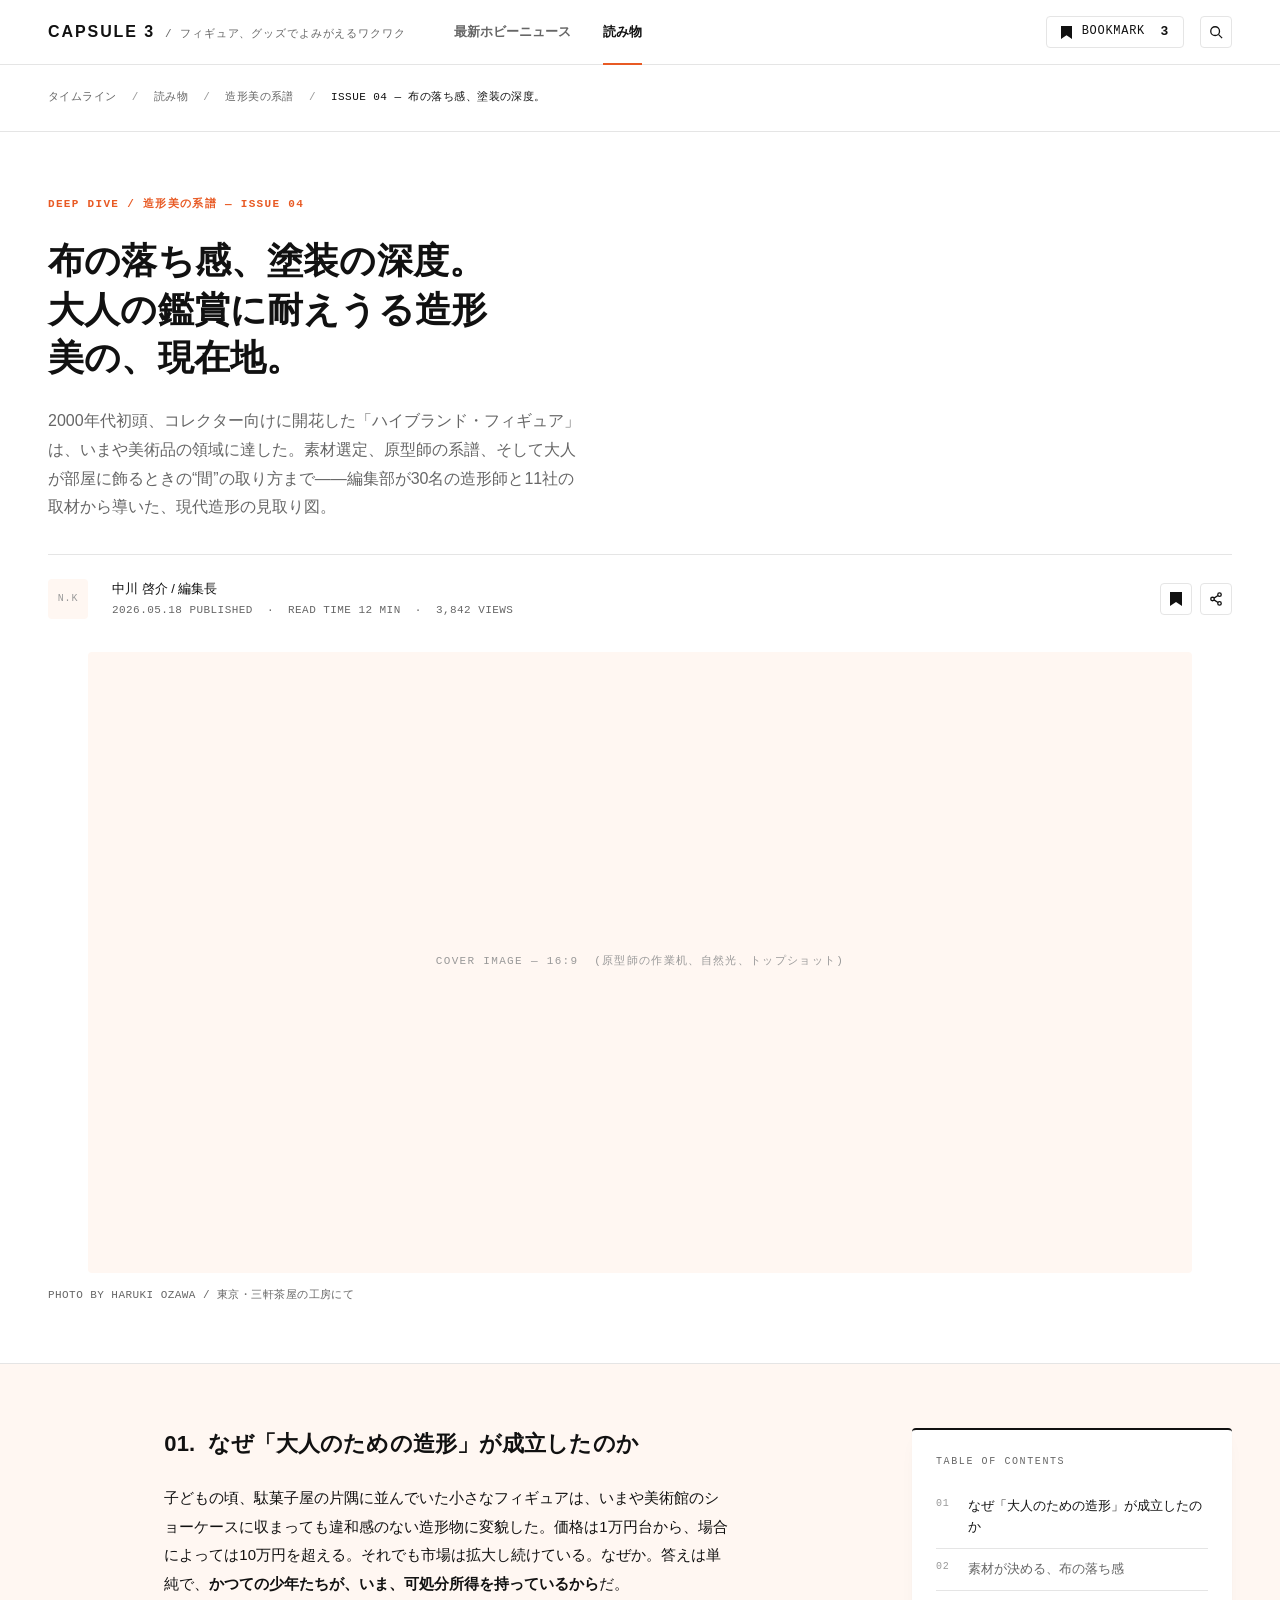
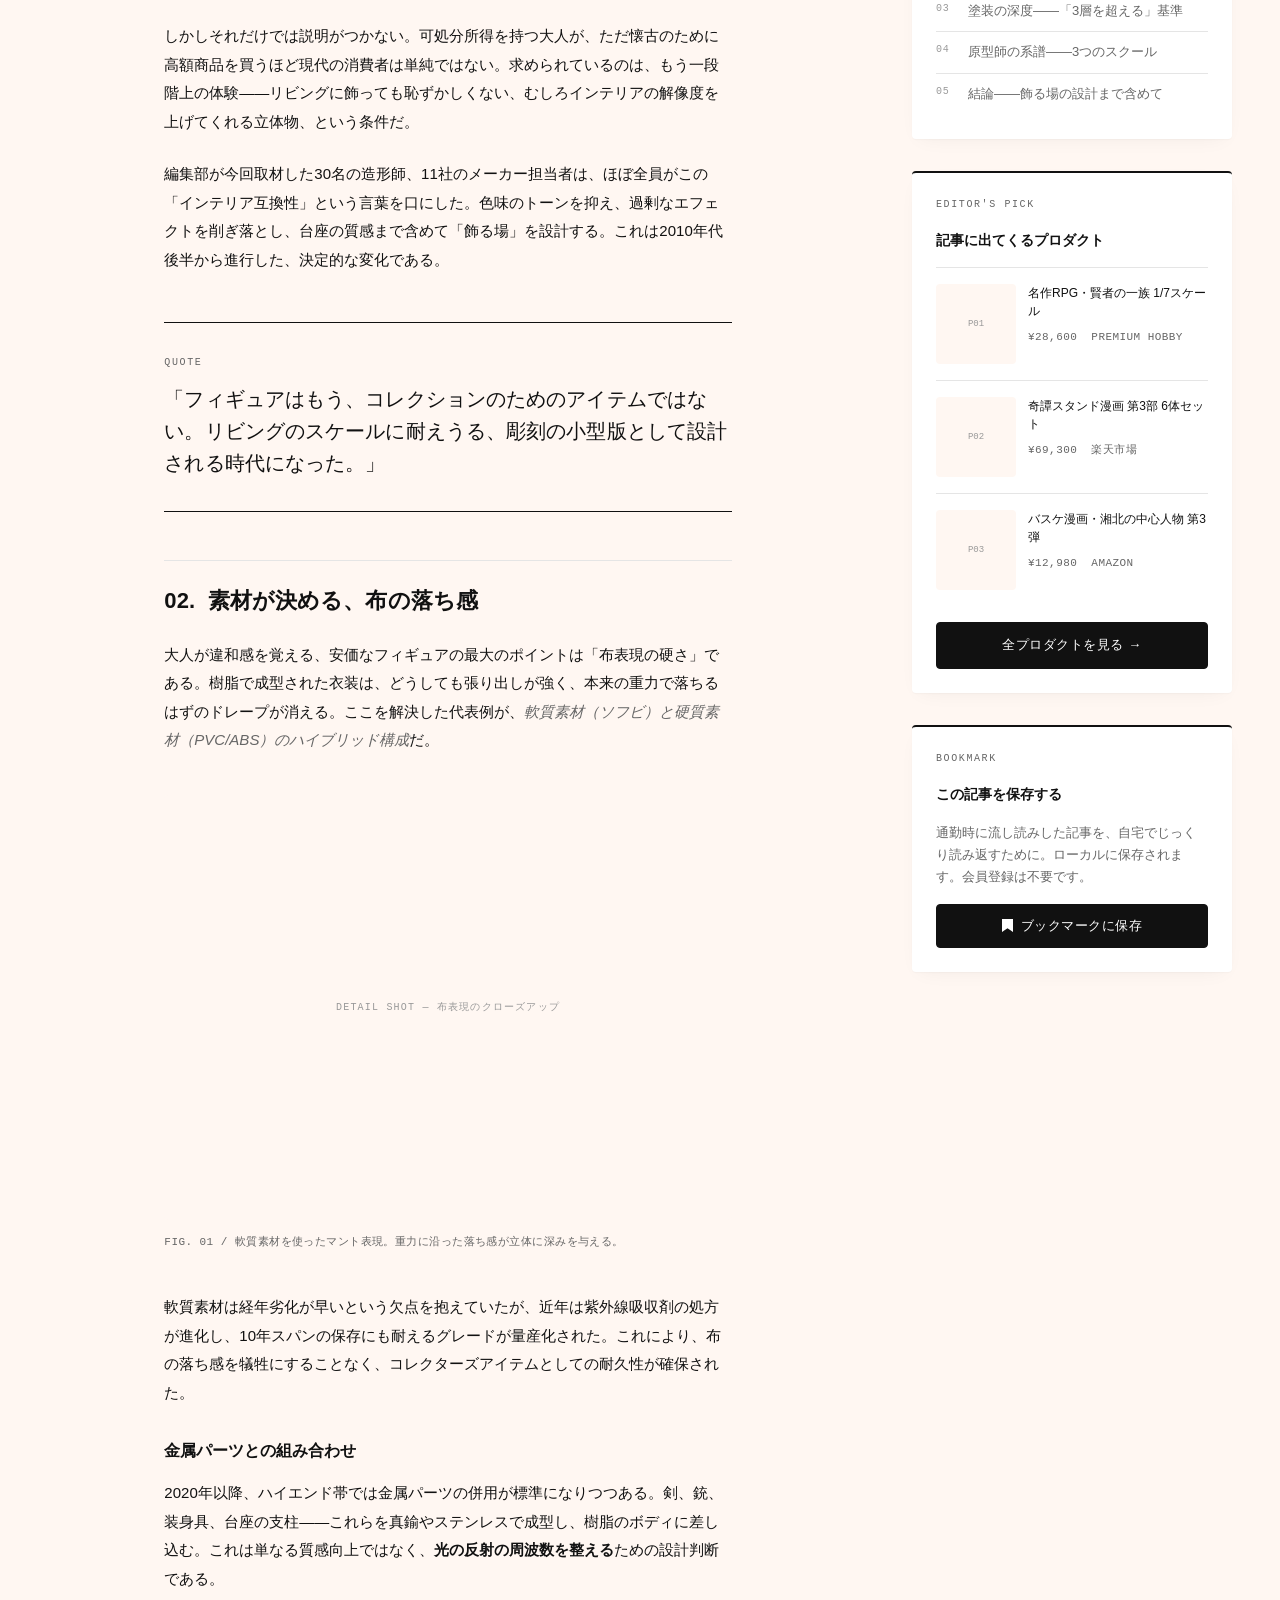
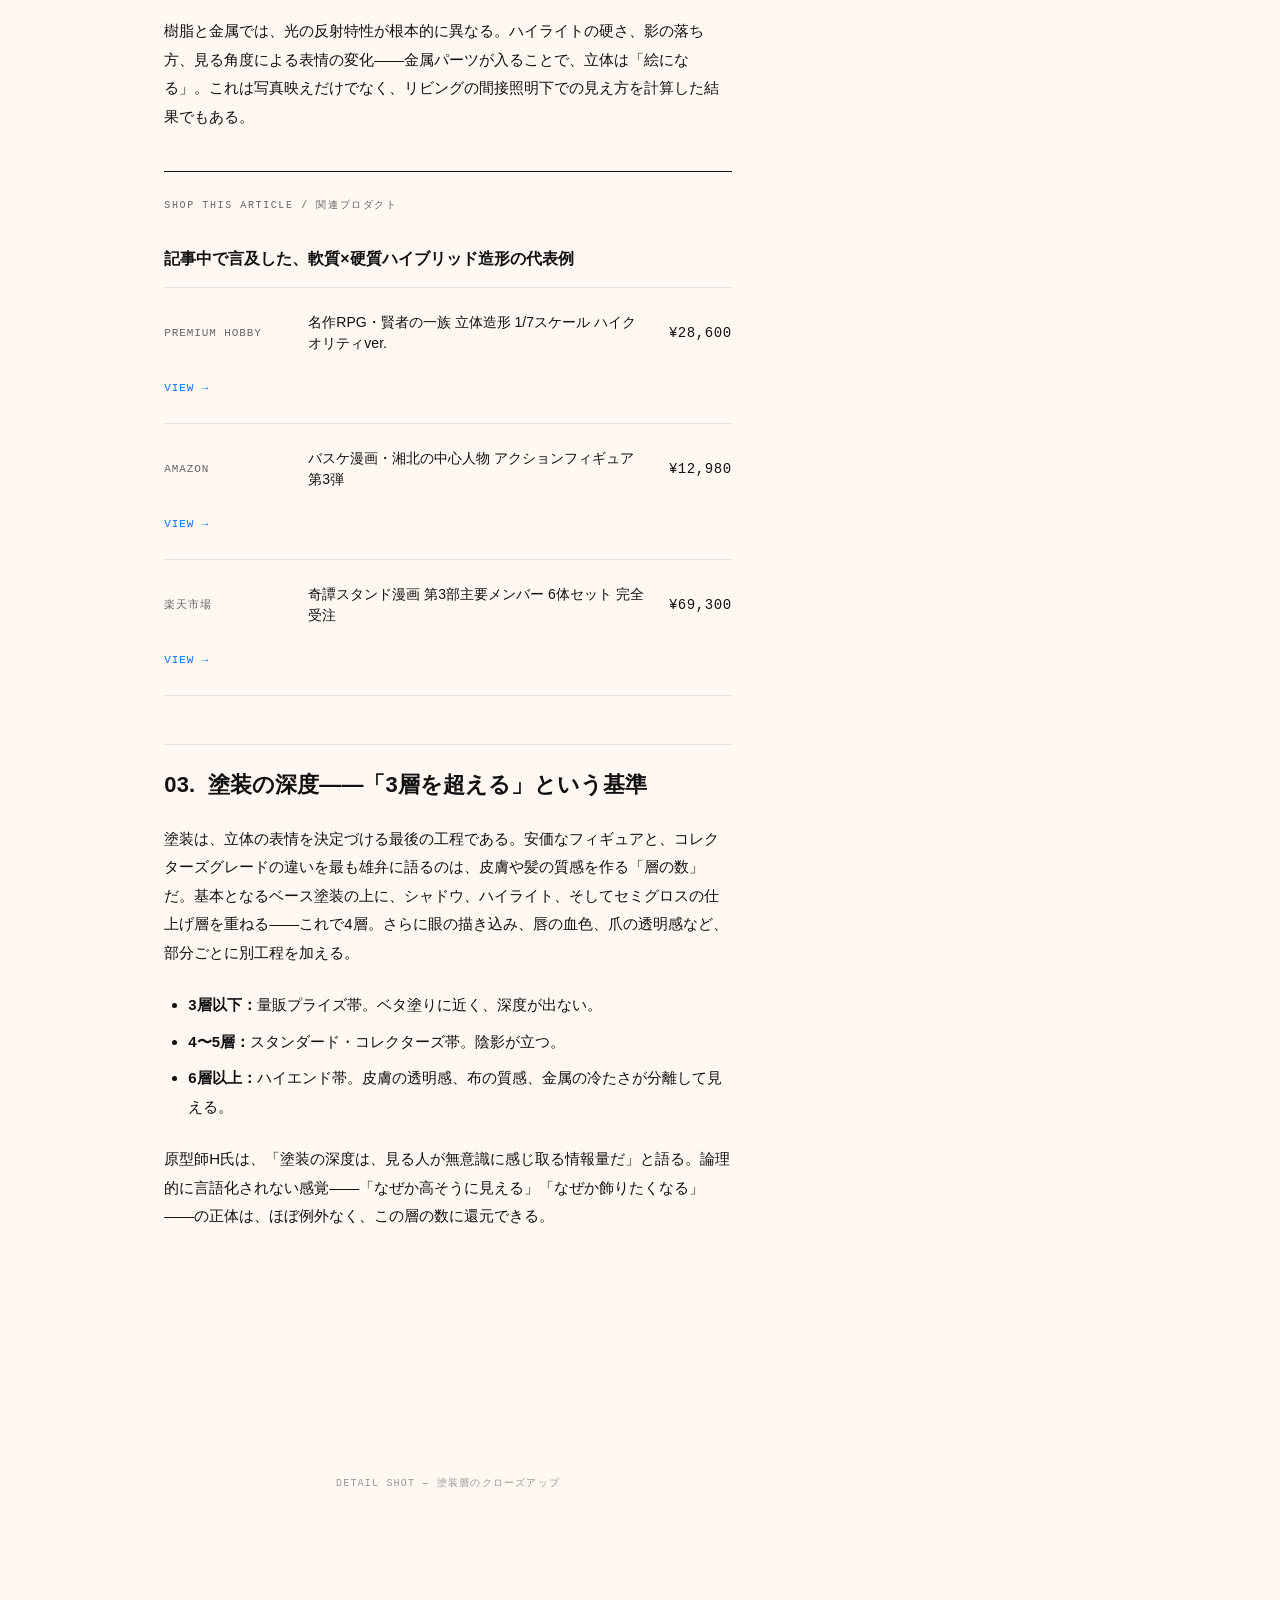
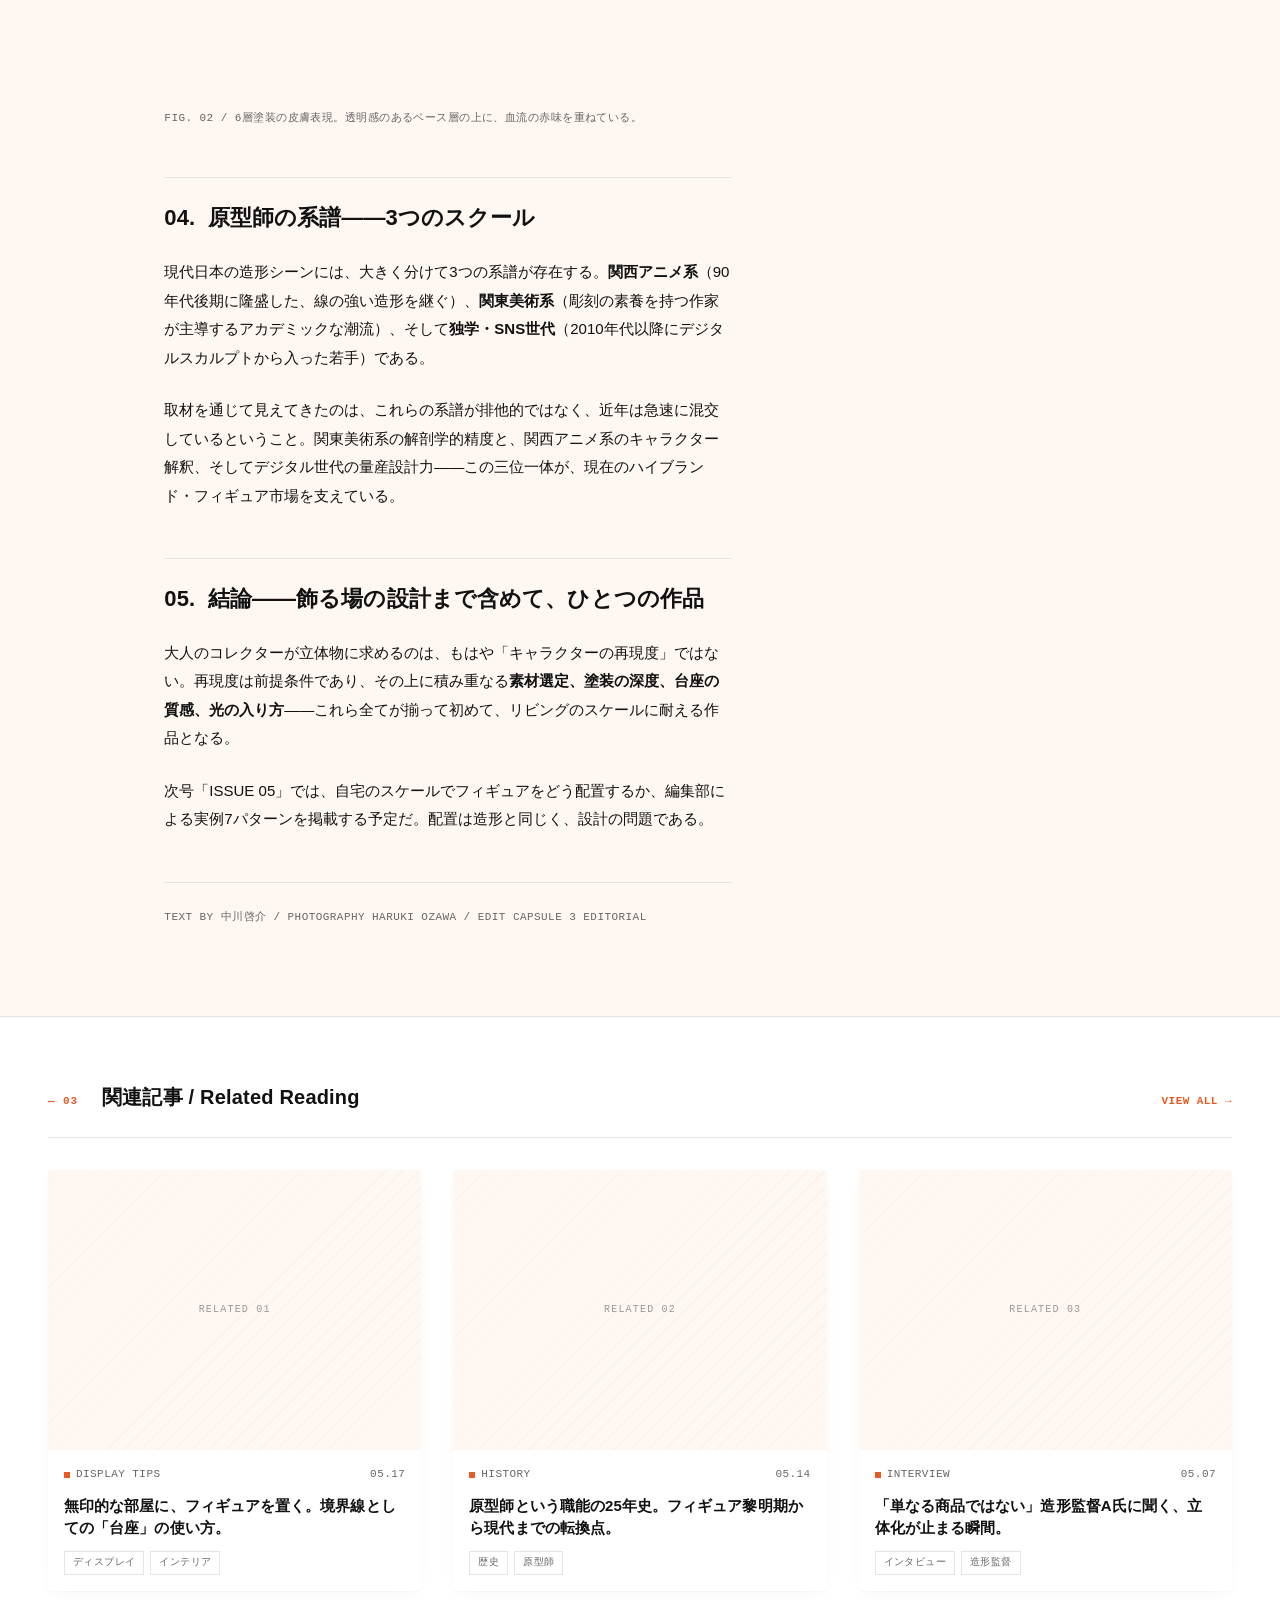
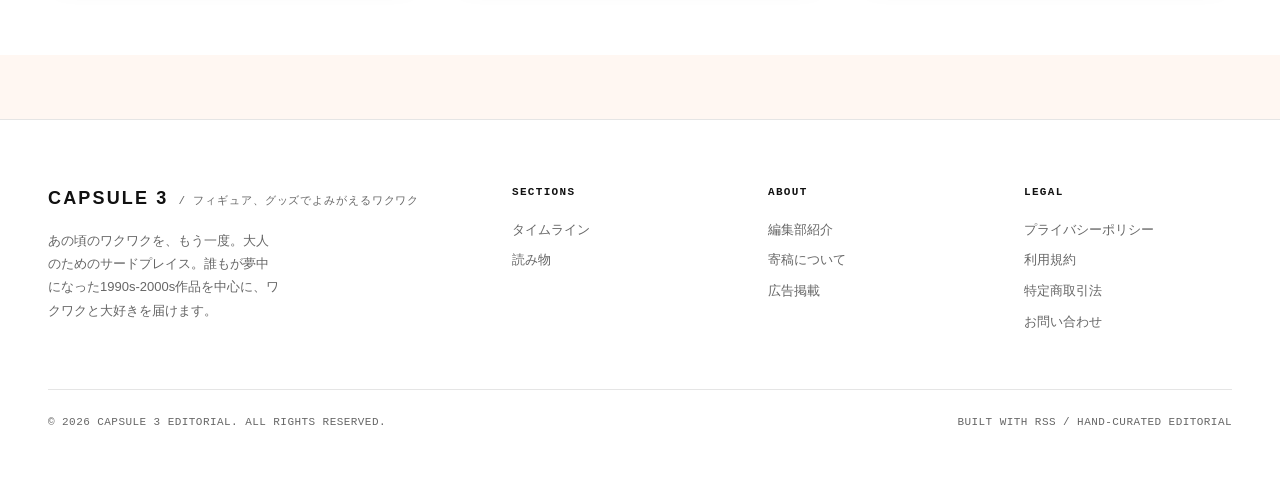
<file: article.html>
<!DOCTYPE html>
<html lang="ja">
<head>
<meta charset="UTF-8" />
<meta name="viewport" content="width=device-width, initial-scale=1.0" />
<title>布の落ち感、塗装の深度。大人の鑑賞に耐えうる造形美の現在地。— カプセル3</title>
<meta name="description" content="ハイブランド・フィギュアの素材選定、原型師の系譜、ディスプレイの間の取り方を、編集部が取材で導いた現代造形の見取り図。" />
<link rel="stylesheet" href="styles.css" />
</head>
<body>

<!-- ======================================================
     HEADER
     ====================================================== -->
<header class="site-header">
  <div class="container site-header__inner">
    <button class="hamburger" id="hamburger" aria-label="メニューを開く" aria-expanded="false" aria-controls="mobile-menu">
      <span></span><span></span><span></span>
    </button>
    <a href="index.html" class="brand" aria-label="カプセル3 ホーム">
      <span class="brand__mark">CAPSULE&nbsp;3</span>
      <span class="brand__num">/&nbsp;フィギュア、グッズでよみがえるワクワク</span>
    </a>

    <nav class="nav" aria-label="メインナビゲーション">
      <a class="nav__link" href="index.html">最新ホビーニュース</a>
      <a class="nav__link nav__link--active" href="article.html">読み物</a>
    </nav>

    <div class="header-tools">
      <a class="bookmark-count" href="#" title="保存中のブックマーク一覧へ">
        <svg class="bookmark-count__icon" viewBox="0 0 12 14"><path d="M0 0h12v14L6 10 0 14z"/></svg>
        BOOKMARK
        <span class="bookmark-count__num">3</span>
      </a>
      <button class="icon-btn" aria-label="検索">
        <svg viewBox="0 0 16 16" fill="none" stroke="currentColor" stroke-width="1.5">
          <circle cx="7" cy="7" r="5"></circle>
          <path d="M11 11l4 4"></path>
        </svg>
      </button>
    </div>
  </div>
  <div class="mobile-menu" id="mobile-menu">
    <div class="container">
      <a class="mobile-menu__link" href="index.html">最新ホビーニュース</a>
      <a class="mobile-menu__link mobile-menu__link--active" href="article.html">読み物</a>
    </div>
  </div>
</header>

<!-- ======================================================
     BREADCRUMB
     ====================================================== -->
<nav class="breadcrumb" aria-label="パンくず">
  <div class="container">
    <a href="index.html">タイムライン</a>
    <span class="sep">/</span>
    <a href="#">読み物</a>
    <span class="sep">/</span>
    <a href="#">造形美の系譜</a>
    <span class="sep">/</span>
    <span class="current">ISSUE 04 — 布の落ち感、塗装の深度。</span>
  </div>
</nav>

<!-- ======================================================
     ARTICLE HERO
     ====================================================== -->
<section class="article-hero">
  <div class="container">
    <div class="article-hero__kicker">DEEP&nbsp;DIVE&nbsp;/&nbsp;造形美の系譜&nbsp;—&nbsp;ISSUE&nbsp;04</div>
    <h1>布の落ち感、塗装の深度。大人の鑑賞に耐えうる造形美の、現在地。</h1>
    <p class="lede">2000年代初頭、コレクター向けに開花した「ハイブランド・フィギュア」は、いまや美術品の領域に達した。素材選定、原型師の系譜、そして大人が部屋に飾るときの“間”の取り方まで——編集部が30名の造形師と11社の取材から導いた、現代造形の見取り図。</p>

    <div class="byline">
      <span class="byline__avatar">N.K</span>
      <div class="byline__info">
        <span class="byline__name">中川 啓介&nbsp;/&nbsp;編集長</span>
        <span class="byline__meta">2026.05.18&nbsp;PUBLISHED&nbsp;&nbsp;·&nbsp;&nbsp;READ&nbsp;TIME&nbsp;12&nbsp;MIN&nbsp;&nbsp;·&nbsp;&nbsp;3,842&nbsp;VIEWS</span>
      </div>
      <div class="byline__actions">
        <button class="icon-btn" id="bm-btn" aria-label="ブックマーク">
          <svg viewBox="0 0 12 14" fill="currentColor"><path d="M0 0h12v14L6 10 0 14z"/></svg>
        </button>
        <button class="icon-btn" aria-label="共有">
          <svg viewBox="0 0 16 16" fill="none" stroke="currentColor" stroke-width="1.5">
            <circle cx="4" cy="8" r="2"></circle>
            <circle cx="12" cy="3" r="2"></circle>
            <circle cx="12" cy="13" r="2"></circle>
            <path d="M5.7 7l4.6-3M5.7 9l4.6 3"></path>
          </svg>
        </button>
      </div>
    </div>

    <figure class="article-cover">
      <span class="placeholder">COVER&nbsp;IMAGE&nbsp;—&nbsp;16:9&nbsp;&nbsp;(原型師の作業机、自然光、トップショット)</span>
    </figure>
    <p class="article-cover__caption">PHOTO&nbsp;BY&nbsp;HARUKI&nbsp;OZAWA&nbsp;/&nbsp;東京・三軒茶屋の工房にて</p>
  </div>
</section>

<!-- ======================================================
     ARTICLE BODY + SIDEBAR
     ====================================================== -->
<section class="container">
  <div class="article-layout">

    <!-- PROSE -->
    <article class="prose">

      <h2 id="s1">01.&nbsp;&nbsp;なぜ「大人のための造形」が成立したのか</h2>
      <p>子どもの頃、駄菓子屋の片隅に並んでいた小さなフィギュアは、いまや美術館のショーケースに収まっても違和感のない造形物に変貌した。価格は1万円台から、場合によっては10万円を超える。それでも市場は拡大し続けている。なぜか。答えは単純で、<strong>かつての少年たちが、いま、可処分所得を持っているから</strong>だ。</p>
      <p>しかしそれだけでは説明がつかない。可処分所得を持つ大人が、ただ懐古のために高額商品を買うほど現代の消費者は単純ではない。求められているのは、もう一段階上の体験——リビングに飾っても恥ずかしくない、むしろインテリアの解像度を上げてくれる立体物、という条件だ。</p>

      <p>編集部が今回取材した30名の造形師、11社のメーカー担当者は、ほぼ全員がこの「インテリア互換性」という言葉を口にした。色味のトーンを抑え、過剰なエフェクトを削ぎ落とし、台座の質感まで含めて「飾る場」を設計する。これは2010年代後半から進行した、決定的な変化である。</p>

      <!-- PULL QUOTE -->
      <blockquote class="pullquote">
        「フィギュアはもう、コレクションのためのアイテムではない。リビングのスケールに耐えうる、彫刻の小型版として設計される時代になった。」
      </blockquote>

      <h2 id="s2">02.&nbsp;&nbsp;素材が決める、布の落ち感</h2>
      <p>大人が違和感を覚える、安価なフィギュアの最大のポイントは「布表現の硬さ」である。樹脂で成型された衣装は、どうしても張り出しが強く、本来の重力で落ちるはずのドレープが消える。ここを解決した代表例が、<em>軟質素材（ソフビ）と硬質素材（PVC/ABS）のハイブリッド構成</em>だ。</p>

      <figure class="inline-figure">
        <div class="inline-figure__media">
          <span class="placeholder">DETAIL&nbsp;SHOT&nbsp;—&nbsp;布表現のクローズアップ</span>
        </div>
        <figcaption class="inline-figure__caption">FIG.&nbsp;01&nbsp;/&nbsp;軟質素材を使ったマント表現。重力に沿った落ち感が立体に深みを与える。</figcaption>
      </figure>

      <p>軟質素材は経年劣化が早いという欠点を抱えていたが、近年は紫外線吸収剤の処方が進化し、10年スパンの保存にも耐えるグレードが量産化された。これにより、布の落ち感を犠牲にすることなく、コレクターズアイテムとしての耐久性が確保された。</p>

      <h3>金属パーツとの組み合わせ</h3>
      <p>2020年以降、ハイエンド帯では金属パーツの併用が標準になりつつある。剣、銃、装身具、台座の支柱——これらを真鍮やステンレスで成型し、樹脂のボディに差し込む。これは単なる質感向上ではなく、<strong>光の反射の周波数を整える</strong>ための設計判断である。</p>
      <p>樹脂と金属では、光の反射特性が根本的に異なる。ハイライトの硬さ、影の落ち方、見る角度による表情の変化——金属パーツが入ることで、立体は「絵になる」。これは写真映えだけでなく、リビングの間接照明下での見え方を計算した結果でもある。</p>

      <!-- AFFILIATE INLINE -->
      <div class="affiliate">
        <div class="affiliate__label">SHOP&nbsp;THIS&nbsp;ARTICLE&nbsp;/&nbsp;関連プロダクト</div>
        <h3 class="affiliate__title">記事中で言及した、軟質×硬質ハイブリッド造形の代表例</h3>

        <a class="affiliate__row" href="#">
          <span class="affiliate__shop">PREMIUM&nbsp;HOBBY</span>
          <span class="affiliate__product">名作RPG・賢者の一族 立体造形 1/7スケール ハイクオリティver.</span>
          <span class="affiliate__price">¥28,600</span>
          <span class="affiliate__cta">VIEW&nbsp;→</span>
        </a>
        <a class="affiliate__row" href="#">
          <span class="affiliate__shop">AMAZON</span>
          <span class="affiliate__product">バスケ漫画・湘北の中心人物 アクションフィギュア 第3弾</span>
          <span class="affiliate__price">¥12,980</span>
          <span class="affiliate__cta">VIEW&nbsp;→</span>
        </a>
        <a class="affiliate__row" href="#">
          <span class="affiliate__shop">楽天市場</span>
          <span class="affiliate__product">奇譚スタンド漫画 第3部主要メンバー 6体セット 完全受注</span>
          <span class="affiliate__price">¥69,300</span>
          <span class="affiliate__cta">VIEW&nbsp;→</span>
        </a>
      </div>

      <h2 id="s3">03.&nbsp;&nbsp;塗装の深度——「3層を超える」という基準</h2>
      <p>塗装は、立体の表情を決定づける最後の工程である。安価なフィギュアと、コレクターズグレードの違いを最も雄弁に語るのは、皮膚や髪の質感を作る「層の数」だ。基本となるベース塗装の上に、シャドウ、ハイライト、そしてセミグロスの仕上げ層を重ねる——これで4層。さらに眼の描き込み、唇の血色、爪の透明感など、部分ごとに別工程を加える。</p>

      <ul>
        <li><strong>3層以下：</strong>量販プライズ帯。ベタ塗りに近く、深度が出ない。</li>
        <li><strong>4〜5層：</strong>スタンダード・コレクターズ帯。陰影が立つ。</li>
        <li><strong>6層以上：</strong>ハイエンド帯。皮膚の透明感、布の質感、金属の冷たさが分離して見える。</li>
      </ul>

      <p>原型師H氏は、「塗装の深度は、見る人が無意識に感じ取る情報量だ」と語る。論理的に言語化されない感覚——「なぜか高そうに見える」「なぜか飾りたくなる」——の正体は、ほぼ例外なく、この層の数に還元できる。</p>

      <figure class="inline-figure">
        <div class="inline-figure__media">
          <span class="placeholder">DETAIL&nbsp;SHOT&nbsp;—&nbsp;塗装層のクローズアップ</span>
        </div>
        <figcaption class="inline-figure__caption">FIG.&nbsp;02&nbsp;/&nbsp;6層塗装の皮膚表現。透明感のあるベース層の上に、血流の赤味を重ねている。</figcaption>
      </figure>

      <h2 id="s4">04.&nbsp;&nbsp;原型師の系譜——3つのスクール</h2>
      <p>現代日本の造形シーンには、大きく分けて3つの系譜が存在する。<strong>関西アニメ系</strong>（90年代後期に隆盛した、線の強い造形を継ぐ）、<strong>関東美術系</strong>（彫刻の素養を持つ作家が主導するアカデミックな潮流）、そして<strong>独学・SNS世代</strong>（2010年代以降にデジタルスカルプトから入った若手）である。</p>

      <p>取材を通じて見えてきたのは、これらの系譜が排他的ではなく、近年は急速に混交しているということ。関東美術系の解剖学的精度と、関西アニメ系のキャラクター解釈、そしてデジタル世代の量産設計力——この三位一体が、現在のハイブランド・フィギュア市場を支えている。</p>

      <h2 id="s5">05.&nbsp;&nbsp;結論——飾る場の設計まで含めて、ひとつの作品</h2>
      <p>大人のコレクターが立体物に求めるのは、もはや「キャラクターの再現度」ではない。再現度は前提条件であり、その上に積み重なる<strong>素材選定、塗装の深度、台座の質感、光の入り方</strong>——これら全てが揃って初めて、リビングのスケールに耐える作品となる。</p>

      <p>次号「ISSUE 05」では、自宅のスケールでフィギュアをどう配置するか、編集部による実例7パターンを掲載する予定だ。配置は造形と同じく、設計の問題である。</p>

      <p style="margin-top: 48px; padding-top: 24px; border-top: 1px solid var(--color-border); font-family: var(--font-family-mono); font-size: 11px; letter-spacing: 0.04em; color: var(--color-secondary);">
        TEXT&nbsp;BY&nbsp;中川啓介&nbsp;/&nbsp;PHOTOGRAPHY&nbsp;HARUKI&nbsp;OZAWA&nbsp;/&nbsp;EDIT&nbsp;CAPSULE&nbsp;3&nbsp;EDITORIAL
      </p>

    </article>

    <!-- SIDEBAR -->
    <aside class="sidebar">
      <div class="side-card">
        <div class="side-card__label">Table&nbsp;of&nbsp;Contents</div>
        <ol class="toc">
          <li><a href="#s1" class="is-current">なぜ「大人のための造形」が成立したのか</a></li>
          <li><a href="#s2">素材が決める、布の落ち感</a></li>
          <li><a href="#s3">塗装の深度——「3層を超える」基準</a></li>
          <li><a href="#s4">原型師の系譜——3つのスクール</a></li>
          <li><a href="#s5">結論——飾る場の設計まで含めて</a></li>
        </ol>
      </div>

      <div class="side-card">
        <div class="side-card__label">Editor's&nbsp;Pick</div>
        <h3 style="margin-bottom: 16px;">記事に出てくるプロダクト</h3>
        <div class="side-product">
          <div class="side-product__media"><span class="placeholder">P01</span></div>
          <div>
            <p class="side-product__name">名作RPG・賢者の一族 1/7スケール</p>
            <span class="side-product__price">¥28,600&nbsp;&nbsp;PREMIUM&nbsp;HOBBY</span>
          </div>
        </div>
        <div class="side-product">
          <div class="side-product__media"><span class="placeholder">P02</span></div>
          <div>
            <p class="side-product__name">奇譚スタンド漫画 第3部 6体セット</p>
            <span class="side-product__price">¥69,300&nbsp;&nbsp;楽天市場</span>
          </div>
        </div>
        <div class="side-product">
          <div class="side-product__media"><span class="placeholder">P03</span></div>
          <div>
            <p class="side-product__name">バスケ漫画・湘北の中心人物 第3弾</p>
            <span class="side-product__price">¥12,980&nbsp;&nbsp;AMAZON</span>
          </div>
        </div>
        <a href="#" class="btn btn--block" style="margin-top: 16px;">全プロダクトを見る&nbsp;→</a>
      </div>

      <div class="side-card">
        <div class="side-card__label">Bookmark</div>
        <h3>この記事を保存する</h3>
        <p style="font-size: 13px; color: var(--color-secondary); line-height: 1.7; margin: 8px 0 16px;">通勤時に流し読みした記事を、自宅でじっくり読み返すために。ローカルに保存されます。会員登録は不要です。</p>
        <button class="btn btn--block" id="bm-side">
          <svg viewBox="0 0 12 14" width="11" height="13" fill="currentColor"><path d="M0 0h12v14L6 10 0 14z"/></svg>
          ブックマークに保存
        </button>
      </div>
    </aside>

  </div>
</section>

<!-- ======================================================
     RELATED ARTICLES
     ====================================================== -->
<section class="related">
  <div class="container">
    <header class="section__header">
      <span class="section__num">— 03</span>
      <h2 class="section__title">関連記事&nbsp;/&nbsp;Related&nbsp;Reading</h2>
      <a class="section__more" href="#">VIEW&nbsp;ALL&nbsp;→</a>
    </header>

    <div class="related-grid">
      <article class="tl-card">
        <div class="tl-card__media"><span class="placeholder">RELATED&nbsp;01</span></div>
        <div class="tl-card__body">
          <div class="tl-card__meta">
            <span class="tl-card__source">DISPLAY&nbsp;TIPS</span>
            <span>05.17</span>
          </div>
          <h3 class="tl-card__title">無印的な部屋に、フィギュアを置く。境界線としての「台座」の使い方。</h3>
          <div class="tl-card__tags">
            <span class="tag-mini">ディスプレイ</span>
            <span class="tag-mini">インテリア</span>
          </div>
        </div>
      </article>
      <article class="tl-card">
        <div class="tl-card__media"><span class="placeholder">RELATED&nbsp;02</span></div>
        <div class="tl-card__body">
          <div class="tl-card__meta">
            <span class="tl-card__source">HISTORY</span>
            <span>05.14</span>
          </div>
          <h3 class="tl-card__title">原型師という職能の25年史。フィギュア黎明期から現代までの転換点。</h3>
          <div class="tl-card__tags">
            <span class="tag-mini">歴史</span>
            <span class="tag-mini">原型師</span>
          </div>
        </div>
      </article>
      <article class="tl-card">
        <div class="tl-card__media"><span class="placeholder">RELATED&nbsp;03</span></div>
        <div class="tl-card__body">
          <div class="tl-card__meta">
            <span class="tl-card__source">INTERVIEW</span>
            <span>05.07</span>
          </div>
          <h3 class="tl-card__title">「単なる商品ではない」造形監督A氏に聞く、立体化が止まる瞬間。</h3>
          <div class="tl-card__tags">
            <span class="tag-mini">インタビュー</span>
            <span class="tag-mini">造形監督</span>
          </div>
        </div>
      </article>
    </div>
  </div>
</section>

<!-- ======================================================
     FOOTER
     ====================================================== -->
<footer class="site-footer">
  <div class="container">
    <div class="footer-grid">
      <div class="footer-brand">
        <div class="brand">
          <span class="brand__mark">CAPSULE&nbsp;3</span>
          <span class="brand__num">/&nbsp;フィギュア、グッズでよみがえるワクワク</span>
        </div>
        <p>あの頃のワクワクを、もう一度。大人のためのサードプレイス。誰もが夢中になった1990s-2000s作品を中心に、ワクワクと大好きを届けます。</p>
      </div>
      <div class="footer-col">
        <h4>Sections</h4>
        <ul>
          <li><a href="index.html">タイムライン</a></li>
          <li><a href="#">読み物</a></li>
        </ul>
      </div>
      <div class="footer-col">
        <h4>About</h4>
        <ul>
          <li><a href="#">編集部紹介</a></li>
          <li><a href="#">寄稿について</a></li>
          <li><a href="#">広告掲載</a></li>
        </ul>
      </div>
      <div class="footer-col">
        <h4>Legal</h4>
        <ul>
          <li><a href="#">プライバシーポリシー</a></li>
          <li><a href="#">利用規約</a></li>
          <li><a href="#">特定商取引法</a></li>
          <li><a href="#">お問い合わせ</a></li>
        </ul>
      </div>
    </div>
    <div class="footer-bottom">
      <span>© 2026 CAPSULE 3 EDITORIAL. ALL RIGHTS RESERVED.</span>
      <span>BUILT WITH RSS&nbsp;/&nbsp;HAND-CURATED EDITORIAL</span>
    </div>
  </div>
</footer>

<script>
  // Hamburger toggle
  (function() {
    const btn = document.getElementById('hamburger');
    const menu = document.getElementById('mobile-menu');
    if (!btn || !menu) return;
    btn.addEventListener('click', () => {
      const open = btn.getAttribute('aria-expanded') === 'true';
      btn.setAttribute('aria-expanded', String(!open));
      menu.setAttribute('data-open', String(!open));
      btn.setAttribute('aria-label', !open ? 'メニューを閉じる' : 'メニューを開く');
    });
    menu.querySelectorAll('a').forEach(a => {
      a.addEventListener('click', () => {
        btn.setAttribute('aria-expanded', 'false');
        menu.setAttribute('data-open', 'false');
      });
    });
  })();

  // Bookmark button toggle (header + side card)
  (function() {
    const sideBtn = document.getElementById('bm-side');
    const headerBtn = document.getElementById('bm-btn');
    let saved = false;
    function sync() {
      if (saved) {
        sideBtn.innerHTML = '<svg viewBox="0 0 12 14" width="11" height="13" fill="currentColor"><path d="M0 0h12v14L6 10 0 14z"/></svg>&nbsp;保存済み&nbsp;/&nbsp;BOOKMARKED';
        headerBtn.style.background = 'var(--color-primary)';
        headerBtn.style.color = 'var(--color-bg-card)';
      } else {
        sideBtn.innerHTML = '<svg viewBox="0 0 12 14" width="11" height="13" fill="currentColor"><path d="M0 0h12v14L6 10 0 14z"/></svg>&nbsp;ブックマークに保存';
        headerBtn.style.background = '';
        headerBtn.style.color = '';
      }
    }
    function toggle() { saved = !saved; sync(); }
    sideBtn.addEventListener('click', toggle);
    headerBtn.addEventListener('click', toggle);
  })();

  // TOC scrollspy
  (function() {
    const links = document.querySelectorAll('.toc a');
    const sections = Array.from(links).map(l => document.querySelector(l.getAttribute('href')));
    function update() {
      const fromTop = window.scrollY + 200;
      let activeIdx = 0;
      sections.forEach((s, i) => { if (s && s.offsetTop <= fromTop) activeIdx = i; });
      links.forEach(l => l.classList.remove('is-current'));
      links[activeIdx].classList.add('is-current');
    }
    window.addEventListener('scroll', update, { passive: true });
    update();
  })();
</script>

</body>
</html>
</file>
<file: styles.css>
/* ============================================================
   CAPSULE 3 — Design Tokens
   Strict adherence to system spec (no radii / no gradients / no dark mode)
   ============================================================ */
:root {
  /* Colors */
  --color-primary: #111111;
  --color-secondary: #666666;
  --color-tertiary: #999999;
  --color-bg-base: #FFF7F2; /* 薄いピーチ・ベージュ。明るく温かみのあるオフホワイト */
  --color-bg-card: #FFFFFF;
  --color-border: #E5E5E5;
  --color-accent: #0076FF;
  --color-accent-warm: #E85A24; /* 編集部アクセント・タグアクティブ・見出し記号用 */

  /* Typography */
  --font-family-sans: "Helvetica Neue", Arial, "Hiragino Kaku Gothic ProN", "ヒラギノ角ゴ ProN", "Yu Gothic", sans-serif;
  --font-family-mono: "SFMono-Regular", "Menlo", "Consolas", monospace;

  --fs-h1: 28px;
  --fs-h2: 20px;
  --fs-body: 14px;
  --fs-caption: 11px;

  /* Spacing — 8px scale */
  --sp-1: 8px;
  --sp-2: 16px;
  --sp-3: 24px;
  --sp-4: 32px;
  --sp-5: 40px;
  --sp-6: 48px;
  --sp-8: 64px;
  --sp-10: 80px;
  --sp-12: 96px;

  --container: 1248px; /* max width */
  --gutter: 32px;

  /* Border radius — unified subtle softening */
  --radius: 4px;
}

* { box-sizing: border-box; }
html, body { margin: 0; padding: 0; }

body {
  background: var(--color-bg-base);
  color: var(--color-primary);
  font-family: var(--font-family-sans);
  font-size: var(--fs-body);
  line-height: 1.6;
  -webkit-font-smoothing: antialiased;
  -moz-osx-font-smoothing: grayscale;
}

a {
  color: var(--color-accent);
  text-decoration: none;
}
a:hover { text-decoration: underline; }

img { display: block; max-width: 100%; }

button {
  font-family: inherit;
  border-radius: var(--radius);
  cursor: pointer;
}

::selection { background: var(--color-primary); color: var(--color-bg-card); }

/* ------------------------------------------------------------
   Layout
   ------------------------------------------------------------ */
.container {
  width: 100%;
  max-width: var(--container);
  margin: 0 auto;
  padding-left: var(--gutter);
  padding-right: var(--gutter);
}

/* ------------------------------------------------------------
   Header
   ------------------------------------------------------------ */
.site-header {
  background: var(--color-bg-card);
  border-bottom: 1px solid var(--color-border);
  position: sticky;
  top: 0;
  z-index: 50;
}
.site-header__inner {
  display: flex;
  align-items: center;
  height: 64px;
  gap: var(--sp-6);
}

/* Hamburger button — hidden on desktop */
.hamburger {
  display: none;
  flex-shrink: 0;
  width: 32px;
  height: 32px;
  background: transparent;
  border: 1px solid var(--color-border);
  padding: 0;
  align-items: center;
  justify-content: center;
  flex-direction: column;
  gap: 4px;
  border-radius: var(--radius);
  transition: background 0.15s ease, border-color 0.15s ease;
}
.hamburger:hover {
  background: var(--color-bg-base);
}
.hamburger span {
  display: block;
  width: 14px;
  height: 1.5px;
  background: var(--color-primary);
  transition: transform 0.2s ease, opacity 0.2s ease;
}
.hamburger[aria-expanded="true"] span:nth-child(1) { transform: translateY(5.5px) rotate(45deg); }
.hamburger[aria-expanded="true"] span:nth-child(2) { opacity: 0; }
.hamburger[aria-expanded="true"] span:nth-child(3) { transform: translateY(-5.5px) rotate(-45deg); }

/* Mobile menu panel */
.mobile-menu {
  display: none;
  border-top: 1px solid var(--color-border);
  background: var(--color-bg-card);
}
.mobile-menu[data-open="true"] {
  display: block;
}
.mobile-menu__link {
  display: block;
  padding: 16px 0;
  font-size: 15px;
  font-weight: 500;
  color: var(--color-primary);
  border-bottom: 1px solid var(--color-border);
}
.mobile-menu__link:last-child {
  border-bottom: none;
}
.mobile-menu__link:hover {
  color: var(--color-accent);
  text-decoration: none;
}
.mobile-menu__link--active {
  color: var(--color-primary);
}
.mobile-menu__link--active::before {
  content: "—";
  display: inline-block;
  margin-right: 8px;
  color: var(--color-primary);
  font-family: var(--font-family-mono);
}
.brand {
  display: flex;
  align-items: baseline;
  gap: 10px;
  color: var(--color-primary);
}
.brand__mark {
  font-weight: 700;
  letter-spacing: 0.12em;
  font-size: 16px;
  text-transform: uppercase;
}
.brand__num {
  font-family: var(--font-family-mono);
  font-size: 11px;
  color: var(--color-secondary);
  letter-spacing: 0.08em;
}

.nav {
  display: flex;
  align-items: stretch;
  gap: var(--sp-4);
  flex: 1;
  height: 64px;
}
.nav__link {
  display: inline-flex;
  align-items: center;
  color: var(--color-secondary);
  font-size: 13px;
  font-weight: 700;
  position: relative;
  transition: color 0.15s ease;
}
.nav__link::after {
  content: "";
  position: absolute;
  left: 0;
  right: 0;
  bottom: -1px;
  height: 2px;
  background: var(--color-accent-warm);
  opacity: 0;
  transition: opacity 0.15s ease;
}
.nav__link:hover {
  color: var(--color-primary);
  text-decoration: none;
}
.nav__link:hover::after,
.nav__link--active::after {
  opacity: 1;
}
.nav__link--active {
  color: var(--color-primary);
}

.header-tools {
  display: flex;
  align-items: center;
  gap: var(--sp-2);
}
.icon-btn {
  width: 32px; height: 32px;
  background: transparent;
  border: 1px solid var(--color-border);
  display: inline-flex;
  align-items: center; justify-content: center;
  color: var(--color-primary);
  transition: background 0.15s ease;
  border-radius: var(--radius);
}
.icon-btn:hover { background: var(--color-bg-base); }
.icon-btn svg { width: 14px; height: 14px; }

.bookmark-count {
  font-family: var(--font-family-mono);
  font-size: 12px;
  color: var(--color-primary);
  letter-spacing: 0.06em;
  border: 1px solid var(--color-border);
  padding: 8px 14px;
  display: inline-flex;
  align-items: center;
  gap: 10px;
  height: 32px;
  text-decoration: none;
  border-radius: var(--radius);
  transition: background 0.15s ease, border-color 0.15s ease;
  cursor: pointer;
}
.bookmark-count:hover {
  background: var(--color-primary);
  border-color: var(--color-primary);
  color: var(--color-bg-card);
  text-decoration: none;
}
.bookmark-count:hover .bookmark-count__num,
.bookmark-count.is-active .bookmark-count__num {
  color: var(--color-bg-card);
}
.bookmark-count.is-active {
  background: var(--color-primary);
  border-color: var(--color-primary);
  color: var(--color-bg-card);
}
.bookmark-count__icon {
  width: 11px;
  height: 13px;
  display: inline-block;
  fill: currentColor;
}
.bookmark-count__num {
  font-weight: 700;
  font-size: 13px;
  color: var(--color-primary);
  transition: color 0.15s ease;
  min-width: 14px;
  text-align: right;
}

/* ------------------------------------------------------------
   Page Header (subhead band)
   ------------------------------------------------------------ */
.page-band {
  background: var(--color-bg-card);
  border-bottom: 1px solid var(--color-border);
}
.page-band__inner {
  padding-top: var(--sp-6);
  padding-bottom: var(--sp-4);
  display: grid;
  grid-template-columns: 1fr auto;
  align-items: end;
  gap: var(--sp-4);
}
.eyebrow {
  font-family: var(--font-family-mono);
  font-size: 11px;
  letter-spacing: 0.12em;
  color: var(--color-accent-warm);
  text-transform: uppercase;
  margin-bottom: 12px;
  font-weight: 700;
}
.page-title {
  font-size: var(--fs-h1);
  line-height: 1.3;
  font-weight: 700;
  margin: 0;
  letter-spacing: -0.005em;
}
.page-meta {
  font-family: var(--font-family-mono);
  font-size: 11px;
  color: var(--color-secondary);
  text-align: right;
  line-height: 1.5;
}
.page-meta strong { color: var(--color-primary); font-weight: 500; }

/* ------------------------------------------------------------
   Filter chips
   ------------------------------------------------------------ */
.filter-bar {
  background: rgba(255, 255, 255, 0.72);
  -webkit-backdrop-filter: saturate(140%) blur(16px);
  backdrop-filter: saturate(140%) blur(16px);
  border-bottom: 1px solid var(--color-border);
  padding: 16px 0;
  position: sticky;
  top: 64px;
  z-index: 40;
}
.filter-bar__inner {
  display: flex;
  align-items: center;
  gap: var(--sp-3);
  min-width: 0;
}
.filter-label {
  font-family: var(--font-family-mono);
  font-size: 11px;
  letter-spacing: 0.12em;
  color: var(--color-secondary);
  text-transform: uppercase;
  flex-shrink: 0;
  padding-right: var(--sp-2);
  border-right: 1px solid var(--color-border);
}
.chips-scroll {
  flex: 1;
  min-width: 0;
  display: flex;
  align-items: center;
  gap: 8px;
}
.chips-scroll__arrow {
  flex-shrink: 0;
  width: 32px;
  height: 32px;
  background: var(--color-bg-card);
  border: 1px solid var(--color-border);
  color: var(--color-primary);
  display: inline-flex;
  align-items: center;
  justify-content: center;
  font-family: inherit;
  border-radius: var(--radius);
  transition: background 0.15s ease, border-color 0.15s ease, opacity 0.15s ease;
}
.chips-scroll__arrow:hover:not(:disabled) {
  background: var(--color-primary);
  color: var(--color-bg-card);
  border-color: var(--color-primary);
}
.chips-scroll__arrow:disabled {
  opacity: 0.3;
  cursor: not-allowed;
}
.chips-scroll__arrow svg { width: 10px; height: 10px; }
.chips {
  flex: 1;
  min-width: 0;
  display: flex;
  gap: 8px;
  flex-wrap: nowrap;
  overflow-x: auto;
  scrollbar-width: none;
  scroll-behavior: smooth;
}
.chips::-webkit-scrollbar { display: none; }
.chip {
  flex-shrink: 0;
  background: transparent;
  border: 1px solid var(--color-border);
  color: var(--color-secondary);
  font-size: var(--fs-caption);
  letter-spacing: 0.04em;
  padding: 8px 16px;
  font-weight: 500;
  transition: all 0.12s ease;
  white-space: nowrap;
  font-family: inherit;
  border-radius: var(--radius);
}
.chip:hover {
  color: var(--color-accent-warm);
  border-color: var(--color-accent-warm);
}
.chip--active {
  background: var(--color-accent-warm);
  color: var(--color-bg-card);
  border-color: var(--color-accent-warm);
}
.chip--active:hover { color: var(--color-bg-card); opacity: 0.9; }

/* ------------------------------------------------------------
   Section heading
   ------------------------------------------------------------ */
.section {
  padding-top: var(--sp-6);
  padding-bottom: var(--sp-6);
}
.section__header {
  display: grid;
  grid-template-columns: auto 1fr auto;
  align-items: baseline;
  gap: var(--sp-3);
  padding-bottom: var(--sp-3);
  margin-bottom: var(--sp-4);
  border-bottom: 1px solid var(--color-border);
}
.section__title {
  font-size: var(--fs-h2);
  font-weight: 700;
  margin: 0;
  letter-spacing: 0.01em;
}
.section__num {
  font-family: var(--font-family-mono);
  font-size: 11px;
  color: var(--color-accent-warm);
  letter-spacing: 0.08em;
  font-weight: 700;
}
.section__line {
  border-bottom: 1px solid var(--color-border);
  position: relative;
  top: -4px;
}
.section__more {
  font-size: var(--fs-caption);
  color: var(--color-accent-warm);
  letter-spacing: 0.04em;
  font-family: var(--font-family-mono);
  font-weight: 700;
}
.section__more:hover { text-decoration: underline; }

/* ------------------------------------------------------------
   Timeline grid (Bento)
   ------------------------------------------------------------ */
.timeline-grid {
  display: grid;
  grid-template-columns: repeat(12, 1fr);
  gap: var(--sp-3);
}

.tl-card {
  background: var(--color-bg-card);
  display: flex;
  flex-direction: column;
  position: relative;
  overflow: hidden;
  border-radius: var(--radius);
  box-shadow:
    0 1px 2px rgba(17, 17, 17, 0.035),
    0 6px 20px -8px rgba(17, 17, 17, 0.06);
  transition: box-shadow 0.25s ease, transform 0.25s ease;
}
.tl-card:hover {
  box-shadow:
    0 2px 4px rgba(17, 17, 17, 0.05),
    0 14px 32px -12px rgba(17, 17, 17, 0.10);
  transform: translateY(-1px);
}
.tl-card__media,
.ed-feature__media,
.ed-row__media,
.article-cover,
.inline-figure__media,
.side-product__media {
  background-color: var(--color-bg-base);
  background-image:
    repeating-linear-gradient(135deg,
      transparent 0,
      transparent 11px,
      rgba(17,17,17,0.025) 11px,
      rgba(17,17,17,0.025) 12px);
}
.tl-card__media {
  position: relative;
  aspect-ratio: 4/3;
  overflow: hidden;
}
.tl-card__media .placeholder {
  position: absolute;
  inset: 0;
  display: flex;
  align-items: center;
  justify-content: center;
  font-family: var(--font-family-mono);
  font-size: 10px;
  color: var(--color-tertiary);
  letter-spacing: 0.12em;
  text-transform: uppercase;
}
.tl-card__body {
  padding: 16px;
  display: flex;
  flex-direction: column;
  gap: 12px;
  flex: 1;
}
.tl-card__meta {
  display: flex;
  align-items: center;
  justify-content: space-between;
  font-family: var(--font-family-mono);
  font-size: 11px;
  color: var(--color-secondary);
  letter-spacing: 0.04em;
}
.tl-card__source {
  display: inline-flex;
  align-items: center;
  gap: 6px;
}
.tl-card__source::before {
  content: "";
  display: inline-block;
  width: 6px; height: 6px;
  background: var(--color-accent-warm);
}
.tl-card__title {
  font-size: 15px;
  line-height: 1.45;
  font-weight: 700;
  color: var(--color-primary);
  margin: 0;
  letter-spacing: 0.005em;
  /* clamp */
  display: -webkit-box;
  -webkit-line-clamp: 3;
  -webkit-box-orient: vertical;
  overflow: hidden;
}
.tl-card__title a::after {
  content: '';
  position: absolute;
  inset: 0;
  z-index: 1;
}
.tl-card__bookmark {
  position: relative;
  z-index: 2;
}
.tl-card__tags {
  display: flex;
  gap: 6px;
  flex-wrap: wrap;
  margin-top: auto;
}
.tag-mini {
  font-family: var(--font-family-mono);
  font-size: 10px;
  color: var(--color-secondary);
  border: 1px solid var(--color-border);
  padding: 3px 8px;
  letter-spacing: 0.04em;
}
.tl-card__bookmark {
  position: absolute;
  top: 12px;
  right: 12px;
  width: 32px; height: 32px;
  background: var(--color-bg-card);
  border: 1px solid var(--color-border);
  border-radius: var(--radius);
  display: flex;
  align-items: center;
  justify-content: center;
  color: var(--color-secondary);
}
.tl-card__bookmark:hover { color: var(--color-primary); }
.tl-card__bookmark.is-on {
  background: var(--color-primary);
  border-color: var(--color-primary);
  color: var(--color-bg-card);
}
.tl-card__bookmark svg { width: 12px; height: 12px; }

/* Featured (hero) variant */
.tl-card--hero {
  grid-column: span 8;
  flex-direction: row;
  min-height: 360px;
}
.tl-card--hero .tl-card__media {
  flex: 1.4;
  aspect-ratio: auto;
}
.tl-card--hero .tl-card__body {
  flex: 1;
  padding: var(--sp-4);
  justify-content: space-between;
}
.tl-card--hero .tl-card__title {
  font-size: 22px;
  line-height: 1.4;
  -webkit-line-clamp: 4;
}
.tl-card--hero .tl-card__excerpt {
  font-size: 13px;
  color: var(--color-secondary);
  line-height: 1.7;
  margin: 16px 0 0;
  display: -webkit-box;
  -webkit-line-clamp: 3;
  -webkit-box-orient: vertical;
  overflow: hidden;
}

.tl-card--side {
  grid-column: span 4;
}
.tl-card--quad {
  grid-column: span 3;
}
.tl-card--third {
  grid-column: span 4;
}

/* Side stack for hero side */
.side-stack {
  grid-column: span 4;
  display: grid;
  grid-template-rows: 1fr 1fr;
  gap: var(--sp-3);
  min-height: 360px;
}
.side-stack .tl-card {
  grid-column: auto;
  flex-direction: row;
}
.side-stack .tl-card__media {
  flex: 1;
  aspect-ratio: auto;
  min-width: 0;
}
.side-stack .tl-card__body {
  flex: 1.1;
  padding: 16px;
}
.side-stack .tl-card__title {
  font-size: 13px;
  -webkit-line-clamp: 3;
}

/* ------------------------------------------------------------
   Editorial (Deep dive) section
   ------------------------------------------------------------ */
.editorial {
  background: var(--color-bg-card);
  border-top: 1px solid var(--color-border);
  border-bottom: 1px solid var(--color-border);
  padding-top: var(--sp-8);
  padding-bottom: var(--sp-8);
  margin-top: var(--sp-6);
}
.editorial .container { padding-left: var(--gutter); padding-right: var(--gutter); }

.ed-grid {
  display: grid;
  grid-template-columns: repeat(12, 1fr);
  gap: var(--sp-4);
}

.ed-feature {
  grid-column: span 7;
  display: flex;
  flex-direction: column;
  gap: var(--sp-3);
  position: relative;
}
.ed-feature__bm {
  position: absolute;
  top: 12px;
  right: 12px;
  z-index: 2;
}
.ed-feature__media {
  background: var(--color-bg-base);
  aspect-ratio: 16/9;
  position: relative;
  border-radius: var(--radius);
  overflow: hidden;
}
.ed-feature__media .placeholder {
  position: absolute; inset: 0;
  display: flex; align-items: center; justify-content: center;
  font-family: var(--font-family-mono);
  font-size: 10px;
  color: var(--color-tertiary);
  letter-spacing: 0.12em;
}
.ed-feature__kicker {
  font-family: var(--font-family-mono);
  font-size: 11px;
  letter-spacing: 0.12em;
  color: var(--color-accent-warm);
  text-transform: uppercase;
  font-weight: 700;
}
.ed-feature__title {
  font-size: 26px;
  font-weight: 700;
  line-height: 1.35;
  margin: 0;
  letter-spacing: 0.005em;
}
.ed-feature__excerpt {
  color: var(--color-secondary);
  font-size: 14px;
  line-height: 1.8;
  margin: 0;
  max-width: 60ch;
}
.ed-feature__meta {
  font-family: var(--font-family-mono);
  font-size: 11px;
  color: var(--color-secondary);
  letter-spacing: 0.04em;
  display: flex;
  gap: 16px;
  align-items: center;
}

.ed-list {
  grid-column: span 5;
  display: flex;
  flex-direction: column;
}
.ed-row {
  display: grid;
  grid-template-columns: 120px 1fr;
  gap: var(--sp-3);
  padding: var(--sp-3) 0;
  border-top: 1px solid var(--color-border);
  align-items: flex-start;
}
.ed-row:first-child { border-top: none; padding-top: 0; }
.ed-row:last-child { padding-bottom: 0; }
.ed-row__media {
  background: var(--color-bg-base);
  aspect-ratio: 4/3;
  position: relative;
  border-radius: var(--radius);
  overflow: hidden;
}
.ed-row__media .placeholder {
  position: absolute; inset: 0;
  display: flex; align-items: center; justify-content: center;
  font-family: var(--font-family-mono);
  font-size: 9px;
  color: var(--color-tertiary);
  letter-spacing: 0.08em;
}
.ed-row__kicker {
  font-family: var(--font-family-mono);
  font-size: 10px;
  letter-spacing: 0.1em;
  color: var(--color-secondary);
  text-transform: uppercase;
  margin-bottom: 8px;
}
.ed-row__title {
  font-size: 15px;
  font-weight: 700;
  line-height: 1.45;
  margin: 0 0 8px;
  color: var(--color-primary);
}
.ed-row__meta {
  font-family: var(--font-family-mono);
  font-size: 11px;
  color: var(--color-secondary);
  letter-spacing: 0.04em;
}
.ed-row__footer {
  display: flex;
  align-items: center;
  justify-content: space-between;
  gap: 12px;
  margin-top: 8px;
}
.ed-bm {
  flex-shrink: 0;
  width: 28px;
  height: 28px;
  background: transparent;
  border: 1px solid var(--color-border);
  border-radius: var(--radius);
  color: var(--color-tertiary);
  display: inline-flex;
  align-items: center;
  justify-content: center;
  transition: background 0.15s ease, border-color 0.15s ease, color 0.15s ease;
  cursor: pointer;
}
.ed-bm:hover {
  color: var(--color-primary);
  border-color: var(--color-primary);
}
.ed-bm.is-on {
  background: var(--color-primary);
  border-color: var(--color-primary);
  color: var(--color-bg-card);
}
.ed-bm svg { width: 9px; height: 11px; fill: currentColor; }

/* ------------------------------------------------------------
   Buttons
   ------------------------------------------------------------ */
.btn {
  display: inline-flex;
  align-items: center;
  justify-content: center;
  gap: 8px;
  background: var(--color-primary);
  color: var(--color-bg-card);
  border: 1px solid var(--color-primary);
  font-family: inherit;
  font-size: 13px;
  font-weight: 500;
  padding: 12px 24px;
  letter-spacing: 0.04em;
  border-radius: var(--radius);
  transition: opacity 0.12s ease;
}
.btn:hover { opacity: 0.8; text-decoration: none; }
.btn--ghost {
  background: transparent;
  color: var(--color-primary);
}
.btn--ghost:hover { background: var(--color-primary); color: var(--color-bg-card); opacity: 1; }
.btn--block { width: 100%; }

/* ------------------------------------------------------------
   Footer
   ------------------------------------------------------------ */
.site-footer {
  background: var(--color-bg-card);
  border-top: 1px solid var(--color-border);
  padding-top: var(--sp-8);
  padding-bottom: var(--sp-6);
  margin-top: var(--sp-8);
}
.footer-grid {
  display: grid;
  grid-template-columns: 2fr 1fr 1fr 1fr;
  gap: var(--sp-6);
  padding-bottom: var(--sp-6);
  border-bottom: 1px solid var(--color-border);
}
.footer-brand .brand__mark { font-size: 18px; }
.footer-brand p {
  margin-top: 16px;
  font-size: 13px;
  line-height: 1.8;
  color: var(--color-secondary);
  max-width: 32ch;
}
.footer-col h4 {
  font-family: var(--font-family-mono);
  font-size: 11px;
  letter-spacing: 0.12em;
  color: var(--color-primary);
  margin: 0 0 16px;
  text-transform: uppercase;
}
.footer-col ul { list-style: none; padding: 0; margin: 0; }
.footer-col li { margin-bottom: 8px; }
.footer-col a {
  font-size: 13px;
  color: var(--color-secondary);
}
.footer-col a:hover { color: var(--color-primary); text-decoration: none; }
.footer-bottom {
  padding-top: var(--sp-3);
  display: flex;
  justify-content: space-between;
  font-family: var(--font-family-mono);
  font-size: 11px;
  color: var(--color-secondary);
  letter-spacing: 0.04em;
}

/* ------------------------------------------------------------
   ARTICLE DETAIL PAGE
   ------------------------------------------------------------ */
.breadcrumb {
  padding-top: var(--sp-3);
  padding-bottom: var(--sp-3);
  font-family: var(--font-family-mono);
  font-size: 11px;
  color: var(--color-secondary);
  letter-spacing: 0.04em;
  border-bottom: 1px solid var(--color-border);
  background: var(--color-bg-card);
}
.breadcrumb a { color: var(--color-secondary); }
.breadcrumb a:hover { color: var(--color-primary); text-decoration: none; }
.breadcrumb .sep { margin: 0 8px; color: var(--color-tertiary); }
.breadcrumb .current { color: var(--color-primary); }

.article-hero {
  background: var(--color-bg-card);
  border-bottom: 1px solid var(--color-border);
  padding-top: var(--sp-8);
  padding-bottom: var(--sp-6);
}
.article-hero__kicker {
  font-family: var(--font-family-mono);
  font-size: 11px;
  letter-spacing: 0.12em;
  color: var(--color-accent-warm);
  text-transform: uppercase;
  margin-bottom: var(--sp-3);
  font-weight: 700;
}
.article-hero h1 {
  font-size: 36px;
  font-weight: 700;
  line-height: 1.35;
  margin: 0 0 var(--sp-3);
  max-width: 22ch;
  letter-spacing: 0.005em;
}
.article-hero .lede {
  font-size: 16px;
  line-height: 1.8;
  color: var(--color-secondary);
  max-width: 60ch;
  margin: 0 0 var(--sp-4);
}
.byline {
  display: flex;
  align-items: center;
  gap: var(--sp-3);
  padding-top: var(--sp-3);
  border-top: 1px solid var(--color-border);
}
.byline__avatar {
  width: 40px; height: 40px;
  background: var(--color-bg-base);
  display: inline-block;
  font-family: var(--font-family-mono);
  font-size: 10px;
  color: var(--color-tertiary);
  display: flex; align-items: center; justify-content: center;
  letter-spacing: 0.08em;
  border-radius: var(--radius);
}
.byline__info {
  display: flex;
  flex-direction: column;
  gap: 2px;
}
.byline__name {
  font-size: 13px;
  font-weight: 500;
  color: var(--color-primary);
}
.byline__meta {
  font-family: var(--font-family-mono);
  font-size: 11px;
  color: var(--color-secondary);
  letter-spacing: 0.04em;
}
.byline__actions {
  margin-left: auto;
  display: flex;
  gap: 8px;
}

.article-cover {
  background: var(--color-bg-base);
  margin-top: var(--sp-4);
  aspect-ratio: 16/9;
  position: relative;
  border-radius: var(--radius);
  overflow: hidden;
}
.article-cover .placeholder {
  position: absolute; inset: 0;
  display: flex; align-items: center; justify-content: center;
  font-family: var(--font-family-mono);
  font-size: 11px;
  color: var(--color-tertiary);
  letter-spacing: 0.12em;
}
.article-cover__caption {
  font-family: var(--font-family-mono);
  font-size: 11px;
  color: var(--color-secondary);
  margin-top: 12px;
  letter-spacing: 0.04em;
}

.article-layout {
  display: grid;
  grid-template-columns: 1fr 320px;
  gap: var(--sp-8);
  padding-top: var(--sp-8);
  padding-bottom: var(--sp-8);
  align-items: start;
}

.prose {
  font-size: 15px;
  line-height: 1.9;
  color: var(--color-primary);
  max-width: 68ch;
  margin: 0 auto;
}
.prose h2 {
  font-size: 22px;
  font-weight: 700;
  line-height: 1.45;
  margin: var(--sp-6) 0 var(--sp-3);
  padding-top: var(--sp-3);
  border-top: 1px solid var(--color-border);
  letter-spacing: 0.005em;
}
.prose h2:first-child { margin-top: 0; padding-top: 0; border-top: none; }
.prose h3 {
  font-size: 16px;
  font-weight: 700;
  line-height: 1.5;
  margin: var(--sp-4) 0 var(--sp-2);
}
.prose p { margin: 0 0 var(--sp-3); }
.prose strong { font-weight: 700; }
.prose em { font-style: italic; color: var(--color-secondary); }
.prose ul { margin: 0 0 var(--sp-3); padding-left: 24px; }
.prose ul li { margin-bottom: 8px; }
.prose a { color: var(--color-accent); }

.pullquote {
  margin: var(--sp-6) 0;
  padding: var(--sp-4) 0;
  border-top: 1px solid var(--color-primary);
  border-bottom: 1px solid var(--color-primary);
  font-size: 20px;
  font-weight: 500;
  line-height: 1.6;
  letter-spacing: 0.005em;
  color: var(--color-primary);
}
.pullquote::before {
  content: "QUOTE";
  display: block;
  font-family: var(--font-family-mono);
  font-size: 10px;
  letter-spacing: 0.16em;
  color: var(--color-secondary);
  margin-bottom: 12px;
}

.inline-figure {
  margin: var(--sp-5) 0;
}
.inline-figure__media {
  background: var(--color-bg-base);
  aspect-ratio: 4/3;
  position: relative;
  border-radius: var(--radius);
  overflow: hidden;
}
.inline-figure__media .placeholder {
  position: absolute; inset: 0;
  display: flex; align-items: center; justify-content: center;
  font-family: var(--font-family-mono);
  font-size: 10px;
  color: var(--color-tertiary);
  letter-spacing: 0.12em;
}
.inline-figure__caption {
  font-family: var(--font-family-mono);
  font-size: 11px;
  color: var(--color-secondary);
  margin-top: 12px;
  letter-spacing: 0.04em;
}

/* Affiliate inline block */
.affiliate {
  margin: var(--sp-5) 0;
  border-top: 1px solid var(--color-primary);
  padding: var(--sp-3) 0 0;
}
.affiliate__label {
  font-family: var(--font-family-mono);
  font-size: 10px;
  letter-spacing: 0.16em;
  color: var(--color-secondary);
  text-transform: uppercase;
  margin-bottom: var(--sp-2);
}
.affiliate__title {
  font-size: 16px;
  font-weight: 700;
  margin: 0 0 var(--sp-3);
  line-height: 1.5;
}
.affiliate__row {
  display: grid;
  grid-template-columns: 120px 1fr auto;
  gap: var(--sp-3);
  padding: var(--sp-3) 0;
  border-top: 1px solid var(--color-border);
  align-items: center;
}
.affiliate__row:last-child { border-bottom: 1px solid var(--color-border); }
.affiliate__shop {
  font-family: var(--font-family-mono);
  font-size: 11px;
  letter-spacing: 0.08em;
  color: var(--color-secondary);
  text-transform: uppercase;
}
.affiliate__product {
  font-size: 14px;
  font-weight: 500;
  color: var(--color-primary);
  line-height: 1.5;
}
.affiliate__price {
  font-family: var(--font-family-mono);
  font-size: 14px;
  color: var(--color-primary);
  font-weight: 500;
  letter-spacing: 0.04em;
}
.affiliate__cta {
  font-family: var(--font-family-mono);
  font-size: 11px;
  color: var(--color-accent);
  letter-spacing: 0.08em;
}

/* Sidebar */
.sidebar {
  position: sticky;
  top: 96px;
  display: flex;
  flex-direction: column;
  gap: var(--sp-4);
}
.side-card {
  background: var(--color-bg-card);
  padding: var(--sp-3);
  border-top: 2px solid var(--color-primary);
  border-radius: var(--radius);
  box-shadow:
    0 1px 2px rgba(17, 17, 17, 0.035),
    0 6px 20px -8px rgba(17, 17, 17, 0.06);
}
.side-card__label {
  font-family: var(--font-family-mono);
  font-size: 10px;
  letter-spacing: 0.16em;
  color: var(--color-secondary);
  text-transform: uppercase;
  margin-bottom: var(--sp-2);
}
.side-card h3 {
  font-size: 14px;
  font-weight: 700;
  margin: 0 0 var(--sp-2);
}
.toc { list-style: none; padding: 0; margin: 0; counter-reset: toc; }
.toc li {
  counter-increment: toc;
  font-size: 13px;
  line-height: 1.6;
  padding: 10px 0;
  border-top: 1px solid var(--color-border);
  display: grid;
  grid-template-columns: 24px 1fr;
  gap: 8px;
}
.toc li:first-child { border-top: none; }
.toc li::before {
  content: counter(toc, decimal-leading-zero);
  font-family: var(--font-family-mono);
  font-size: 10px;
  color: var(--color-tertiary);
  letter-spacing: 0.08em;
}
.toc a { color: var(--color-secondary); }
.toc a:hover { color: var(--color-primary); text-decoration: none; }
.toc a.is-current { color: var(--color-primary); font-weight: 500; }

.side-product {
  display: grid;
  grid-template-columns: 80px 1fr;
  gap: 12px;
  padding: var(--sp-2) 0;
  border-top: 1px solid var(--color-border);
}
.side-product:first-of-type { border-top: none; padding-top: 0; }
.side-product__media {
  background: var(--color-bg-base);
  aspect-ratio: 1/1;
  position: relative;
  border-radius: var(--radius);
  overflow: hidden;
}
.side-product__media .placeholder {
  position: absolute; inset: 0;
  display: flex; align-items: center; justify-content: center;
  font-family: var(--font-family-mono);
  font-size: 9px;
  color: var(--color-tertiary);
}
.side-product__name {
  font-size: 12px;
  line-height: 1.5;
  color: var(--color-primary);
  margin: 0 0 4px;
  display: -webkit-box;
  -webkit-line-clamp: 2;
  -webkit-box-orient: vertical;
  overflow: hidden;
}
.side-product__price {
  font-family: var(--font-family-mono);
  font-size: 11px;
  color: var(--color-secondary);
  letter-spacing: 0.04em;
}

/* Related */
.related {
  background: var(--color-bg-card);
  border-top: 1px solid var(--color-border);
  padding-top: var(--sp-8);
  padding-bottom: var(--sp-8);
}
.related-grid {
  display: grid;
  grid-template-columns: repeat(3, 1fr);
  gap: var(--sp-4);
}

/* ============================================================
   TWEAKS — composable visual modes
   Each [data-*] attribute on <html> remaps several properties at once.
   ============================================================ */

/* ---- Density: gallery / standard / compact ---- */
html[data-density="gallery"] {
  --gutter: 48px;
}
html[data-density="gallery"] .timeline-grid { gap: var(--sp-4); }
html[data-density="gallery"] .tl-card__body { padding: 24px; gap: 16px; }
html[data-density="gallery"] .tl-card__title { font-size: 17px; line-height: 1.5; }
html[data-density="gallery"] .tl-card--hero { min-height: 440px; }
html[data-density="gallery"] .tl-card--hero .tl-card__body { padding: 40px; }
html[data-density="gallery"] .tl-card--hero .tl-card__title { font-size: 26px; line-height: 1.4; }
html[data-density="gallery"] .section { padding-top: var(--sp-10); padding-bottom: var(--sp-10); }
html[data-density="gallery"] .editorial { padding-top: var(--sp-12); padding-bottom: var(--sp-12); }
html[data-density="gallery"] .tl-card__media { aspect-ratio: 4/3; }
html[data-density="gallery"] .page-band__inner { padding-top: var(--sp-10); padding-bottom: var(--sp-6); }
html[data-density="gallery"] .page-title { font-size: 36px; line-height: 1.25; }
html[data-density="gallery"] .ed-feature__title { font-size: 30px; }

html[data-density="compact"] {
  --gutter: 24px;
}
html[data-density="compact"] .timeline-grid { gap: 16px; }
html[data-density="compact"] .tl-card__body { padding: 12px; gap: 8px; }
html[data-density="compact"] .tl-card__title { font-size: 13px; line-height: 1.4; }
html[data-density="compact"] .tl-card--hero { min-height: 280px; }
html[data-density="compact"] .tl-card--hero .tl-card__body { padding: 20px; }
html[data-density="compact"] .tl-card--hero .tl-card__title { font-size: 18px; line-height: 1.4; }
html[data-density="compact"] .section { padding-top: var(--sp-4); padding-bottom: var(--sp-4); }
html[data-density="compact"] .editorial { padding-top: var(--sp-5); padding-bottom: var(--sp-5); margin-top: var(--sp-4); }
html[data-density="compact"] .tl-card__media { aspect-ratio: 16/10; }
html[data-density="compact"] .tl-card__meta { font-size: 10px; }
html[data-density="compact"] .page-band__inner { padding-top: var(--sp-4); padding-bottom: var(--sp-3); }
html[data-density="compact"] .page-title { font-size: 22px; line-height: 1.35; }
html[data-density="compact"] .side-stack { gap: 16px; }
html[data-density="compact"] .ed-grid { gap: var(--sp-3); }

/* ---- Card mood: lifted (default) / flush / outlined ---- */

/* Flush — cards dissolve into the page, newspaper feel */
html[data-card-mood="flush"] .tl-card,
html[data-card-mood="flush"] .side-card {
  background: transparent;
  box-shadow: none;
  border-radius: 0;
  overflow: visible;
}
html[data-card-mood="flush"] .tl-card:hover {
  transform: none;
  box-shadow: none;
}
html[data-card-mood="flush"] .tl-card__media,
html[data-card-mood="flush"] .ed-feature__media,
html[data-card-mood="flush"] .ed-row__media,
html[data-card-mood="flush"] .inline-figure__media,
html[data-card-mood="flush"] .side-product__media,
html[data-card-mood="flush"] .article-cover {
  border-radius: 0;
}
html[data-card-mood="flush"] .tl-card__body {
  padding-left: 0;
  padding-right: 0;
  padding-top: 12px;
}
html[data-card-mood="flush"] .tl-card--hero .tl-card__body {
  padding: 24px 0 0 24px;
}
html[data-card-mood="flush"] .side-stack .tl-card__body {
  padding-left: 16px;
}
html[data-card-mood="flush"] .side-card {
  padding-left: 0;
  padding-right: 0;
  border-top-width: 1px;
}

/* Outlined — sharp, architectural */
html[data-card-mood="outlined"] .tl-card {
  background: var(--color-bg-card);
  box-shadow: none;
  border: 1px solid var(--color-border);
}
html[data-card-mood="outlined"] .tl-card:hover {
  border-color: var(--color-primary);
  box-shadow: none;
  transform: none;
}
html[data-card-mood="outlined"] .side-card {
  box-shadow: none;
  border: 1px solid var(--color-border);
  border-top: 2px solid var(--color-primary);
}
html[data-card-mood="outlined"] .tl-card__bookmark {
  border-color: var(--color-border);
}
@media (max-width: 980px) {
  :root { --gutter: 24px; }
  .timeline-grid { grid-template-columns: repeat(6, 1fr); }
  .tl-card--hero { grid-column: span 6; flex-direction: column; min-height: auto; }
  .tl-card--hero .tl-card__media { aspect-ratio: 16/9; }
  .side-stack { grid-column: span 6; grid-template-rows: auto auto; }
  .tl-card--side, .tl-card--quad, .tl-card--third { grid-column: span 3; }
  .ed-grid { grid-template-columns: 1fr; }
  .ed-feature, .ed-list { grid-column: span 1; }
  .article-layout { grid-template-columns: 1fr; }
  .sidebar { position: static; }
  .article-hero h1 { font-size: 28px; }
  .footer-grid { grid-template-columns: 1fr 1fr; gap: var(--sp-4); }
  .related-grid { grid-template-columns: 1fr; }
}

@media (max-width: 760px) {
  .site-header__inner { gap: 16px; }
  .nav { display: none; }
  .hamburger { display: inline-flex; order: -1; }
  .brand__num { display: none; }
  .header-tools { margin-left: auto; }
  /* Compact bookmark count: hide label, keep icon + number */
  .bookmark-count {
    padding: 8px 10px;
    font-size: 0;
    gap: 6px;
  }
  .bookmark-count__num {
    font-size: 13px;
  }
}

@media (max-width: 640px) {
  :root { --gutter: 16px; }
  /* 2-column grid so tl-card--quad (電撃) displays 2 per row */
  .timeline-grid { grid-template-columns: repeat(2, 1fr); }
  /* Full-width items */
  .tl-card--hero, .tl-card--side, .tl-card--third, .side-stack { grid-column: 1 / -1; }
  /* Dengeki quad cards: span 1 = half width = 2 columns */
  .tl-card--quad { grid-column: span 1; }
  .side-stack .tl-card { flex-direction: column; }
  .side-stack .tl-card__media { aspect-ratio: 16/9; }
  .page-band__inner { grid-template-columns: 1fr; }
  .page-meta { text-align: left; }
  .article-hero h1 { font-size: 24px; }
  .affiliate__row { grid-template-columns: 80px 1fr; }
  .affiliate__price, .affiliate__cta { grid-column: 2; }
}

/* ── Loading spinner ────────────────────────────────────── */
.tl-spinner {
  display: inline-block;
  width: 32px;
  height: 32px;
  border: 2px solid var(--color-border);
  border-top-color: var(--color-accent-warm);
  border-radius: 50%;
  animation: tl-spin 0.7s linear infinite;
}
@keyframes tl-spin {
  to { transform: rotate(360deg); }
}

/* ── Combined feature + list layout ─────────────────────── */
.combined-featured {
  grid-column: 1 / -1;
  display: grid;
  grid-template-columns: 1fr 1fr 1fr;
  gap: 20px;
  margin-bottom: 32px;
}
.combined-stack {
  display: flex;
  flex-direction: column;
  gap: 12px;
  height: 100%;
}
.combined-body {
  grid-column: 1 / -1;
  display: flex;
  gap: 32px;
  align-items: flex-start;
}
.combined-list { flex: 1; min-width: 0; }
.combined-ad {
  flex-shrink: 0;
  width: 320px;
  position: sticky;
  top: 80px;
}

/* Thumbnail wrappers */
.stack-thumb, .mini-thumb, .list-thumb {
  flex-shrink: 0;
  border-radius: 4px;
  overflow: hidden;
  position: relative;
  background-color: var(--color-bg-base);
  background-image: repeating-linear-gradient(135deg,
    transparent 0, transparent 11px,
    rgba(17,17,17,0.025) 11px, rgba(17,17,17,0.025) 12px);
}
.stack-thumb { width: 96px;  height: 72px;  }
.mini-thumb  { width: 80px;  height: 60px;  }
.list-thumb  { width: 120px; height: 80px;  }
.stack-thumb img, .mini-thumb img, .list-thumb img {
  width: 100%; height: 100%; object-fit: cover; display: block;
}

@media (max-width: 980px) {
  .combined-featured {
    grid-template-columns: 1fr 1fr;
  }
  .combined-featured > article:first-child {
    grid-column: span 2;
  }
  .combined-stack { height: auto; }

  /* Ad: move below VIEW MORE button */
  .combined-body {
    flex-direction: column;
  }
  .combined-ad {
    position: static;
    width: 100%;
    display: flex;
    justify-content: center;
    padding: 8px 0 0;
  }
}

@media (max-width: 640px) {
  .combined-featured {
    grid-template-columns: 1fr;
    gap: 12px;
  }
  .combined-featured > article:first-child { grid-column: auto; }
  .combined-stack { height: auto; }
  .list-thumb  { width: 80px;  height: 56px; }
  .mini-thumb  { width: 64px;  height: 48px; }
  .stack-thumb { width: 72px;  height: 54px; }
}

/* ── Bookmark view: normalize all cards to consistent list style ─── */
#timeline-grid.bm-view {
  display: flex !important;
  flex-direction: column !important;
  gap: 12px !important;
}

/* Flatten all wrapper divs to flex columns */
#timeline-grid.bm-view .combined-featured,
#timeline-grid.bm-view .combined-body,
#timeline-grid.bm-view .combined-list,
#timeline-grid.bm-view .combined-stack {
  display: flex !important;
  flex-direction: column !important;
  width: 100% !important;
  gap: 12px !important;
  margin: 0 !important;
  height: auto !important;
}
#timeline-grid.bm-view .combined-ad      { display: none !important; }
#timeline-grid.bm-view .section-divider  { display: none !important; }
#timeline-grid.bm-view [data-view-more]  { display: none !important; }

/* Normalize all cards — match the FF stack card style */
#timeline-grid.bm-view .tl-card {
  display: flex !important;
  flex-direction: row !important;
  flex: none !important;
  width: 100% !important;
  gap: 12px !important;
  padding: 12px !important;
  background: var(--color-bg-card) !important;
  box-shadow: 0 1px 2px rgba(17,17,17,.035), 0 6px 20px -8px rgba(17,17,17,.06) !important;
  border-radius: var(--radius) !important;
  border-bottom: none !important;
  align-items: flex-start !important;
  overflow: hidden !important;
}

/* Uniform thumbnail size (120×80) */
#timeline-grid.bm-view .tl-card__media,
#timeline-grid.bm-view .stack-thumb,
#timeline-grid.bm-view .mini-thumb,
#timeline-grid.bm-view .list-thumb {
  width: 120px !important;
  min-width: 120px !important;
  height: 80px !important;
  flex-shrink: 0 !important;
  border-radius: 4px !important;
  overflow: hidden !important;
  aspect-ratio: unset !important;
}
#timeline-grid.bm-view .tl-card__media img,
#timeline-grid.bm-view .stack-thumb img,
#timeline-grid.bm-view .mini-thumb img,
#timeline-grid.bm-view .list-thumb img {
  width: 100% !important;
  height: 100% !important;
  object-fit: cover !important;
  display: block !important;
}

/* Card body — fills remaining space */
#timeline-grid.bm-view .tl-card__body {
  flex: 1 !important;
  min-width: 0 !important;
  padding: 0 !important;
  display: flex !important;
  flex-direction: column !important;
  justify-content: flex-start !important;
}
/* Inline body div (stack/mini/list cards) */
#timeline-grid.bm-view .tl-card > div:not(.tl-card__media):not(.stack-thumb):not(.mini-thumb):not(.list-thumb) {
  flex: 1 !important;
  min-width: 0 !important;
  padding: 0 !important;
}

/* Source/date meta row */
#timeline-grid.bm-view .tl-card__meta {
  display: flex !important;
  gap: 8px !important;
  font-size: 10px !important;
  color: var(--color-secondary) !important;
  margin-bottom: 6px !important;
}

/* Title */
#timeline-grid.bm-view .tl-card__title,
#timeline-grid.bm-view .tl-card h3 {
  font-size: 13px !important;
  font-weight: 700 !important;
  line-height: 1.4 !important;
  margin: 0 !important;
  overflow: hidden !important;
  display: -webkit-box !important;
  -webkit-line-clamp: 4 !important;
  -webkit-box-orient: vertical !important;
}

/* Bookmark button — always right-aligned */
#timeline-grid.bm-view .tl-card__bookmark {
  flex-shrink: 0 !important;
  position: relative !important;
  z-index: 2 !important;
  align-self: flex-start !important;
}
</file>
